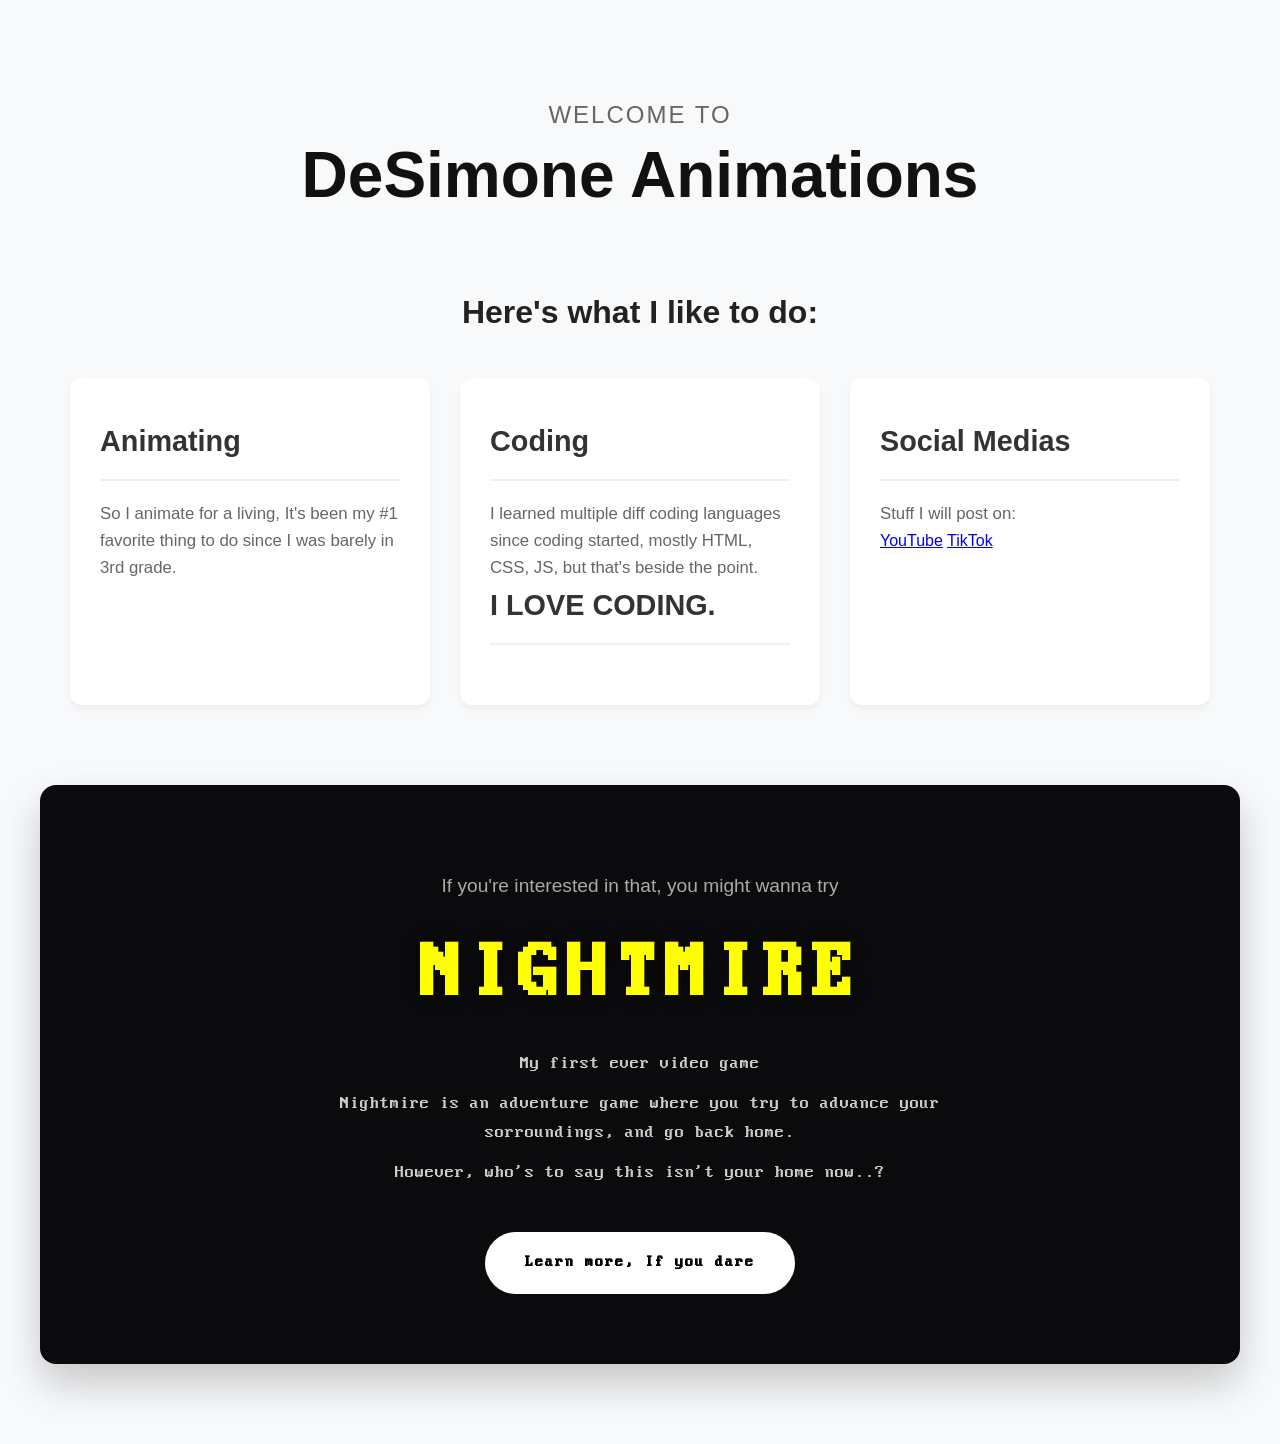
<file: index.html>
<!DOCTYPE html>
<html lang="en">
<head>
    <meta charset="UTF-8">
    <meta name="viewport" content="width=device-width, initial-scale=1.0">
    <title>DeSimone Animations</title>
    <link rel="stylesheet" href="style.css">
</head>
<body>
    <div class="alignm">
        <h1 class="st">Welcome to</h1>
        <h1 class="t">DeSimone Animations</h1>

        <h1>Here's what I like to do:</h1>
        <div class="container">
            <div class="box">
                <h2>Animating</h2>
                <p>So I animate for a living, It's been my #1 favorite thing to do since I was barely in 3rd grade.</p>
            </div>
            <div class="box">
                <h2>Coding</h2>
                <p>I learned multiple diff coding languages since coding started, mostly HTML, CSS, JS, but that's beside the point.</p>
                <h2>I LOVE CODING.</h2>
            </div>
            <div class="box">
                <h2>Social Medias</h2>
                <p>Stuff I will post on:</p>
                <a href="https://youtube.com/@desimoneanimations">YouTube</a>
                <a href="https://tiktok.com/@desimoneanimreal">TikTok</a>
            </div>
        </div>

        <div class="nightmireadvert">
            <h2>If you're interested in that, you might wanna try</h2>
            <h1 class="nightmiret">NIGHTMIRE</h1>
            <p>My first ever video game</p>
            <p>Nightmire is an adventure game where you try to advance your sorroundings, and go back home.</p>
            <p>However, who's to say this isn't your home now..?</p>
            <a href="/nightmire" class="button">Learn more, If you dare</a>
        </div>
    </div>
</body>
</html>
</file>
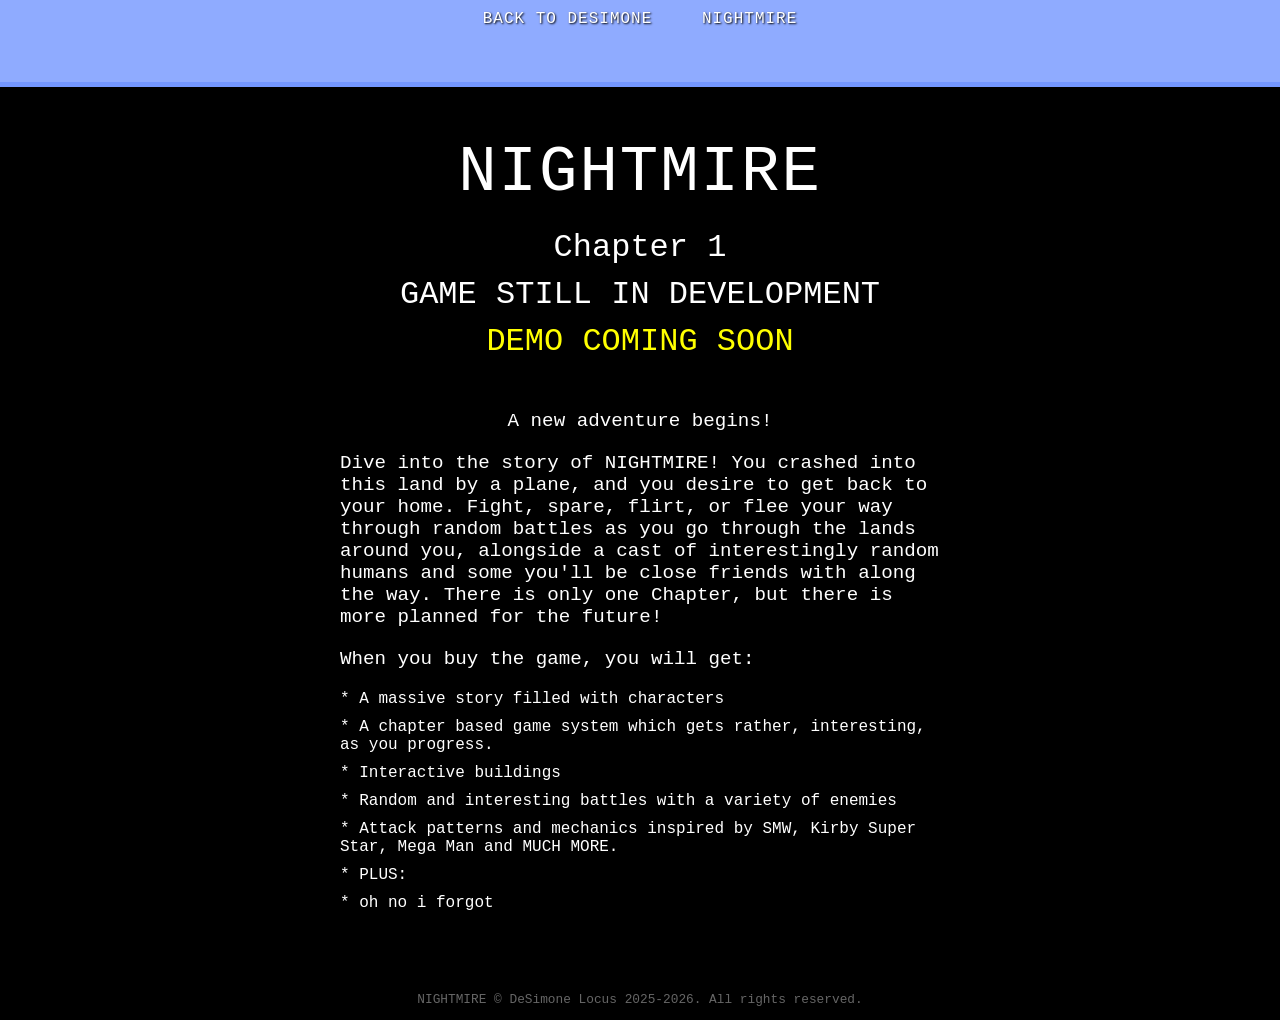
<file: nightmire/index.html>
<!DOCTYPE html>
<html lang="en">
<head>
    <meta charset="UTF-8">
    <meta name="viewport" content="width=device-width, initial-scale=1.0">
    <title>NIGHT MIRE</title>
    <link rel="stylesheet" href="nightmire.css">
</head>
<body>
    <section id="nightmireheader">
        <a href="https://desimoneanimations.com/">BACK TO DESIMONE</a>
        <a href="https://desimoneanimations.com/nightmire/">NIGHTMIRE</a>
        <br>
        <br>
        <br>
        <br>
    </section>
    <section id="nightmire">
        <h1>NIGHTMIRE</h1>
        <h2>Chapter 1</h2>

        <h2>GAME STILL IN DEVELOPMENT</h2>
        <h2>DEMO COMING SOON</h2>
    </section>
    <section id="nightmireinfo">
        <p>A new adventure begins!</p>
        <p>Dive into the story of NIGHTMIRE! You crashed into this land by a plane, and you desire to get back to your home. Fight, spare, flirt, or flee your way through random battles as you go through the lands around you, alongside a cast of interestingly random humans and some you'll be close friends with along the way. There is only one Chapter, but there is more planned for the future!</p>
        <p>When you buy the game, you will get: </p>
        <li>
            <ul>A massive story filled with characters</ul>
            <ul>A chapter based game system which gets rather, interesting, as you progress.</ul>
            <ul>Interactive buildings</ul>
            <ul>Random and interesting battles with a variety of enemies</ul>
            <ul>Attack patterns and mechanics inspired by SMW, Kirby Super Star, Mega Man and MUCH MORE.</ul>
            <ul>PLUS:</ul>
            <ul>oh no i forgot</ul>
        </li>
    </section>
    
    <!--
    <section id="screenshots">
        <li>
            <ul>
                <div id="screenshot">
                    <img src="assets/images/game/ss1.png" alt="Trainset">
                </div>
            </ul>
        </li>
    </section>
    -->

    <section id="nmfooter">
        <p id="tinytxt">NIGHTMIRE © DeSimone Locus 2025-2026. All rights reserved.</p>
    </section>

</body>
</html>
</file>
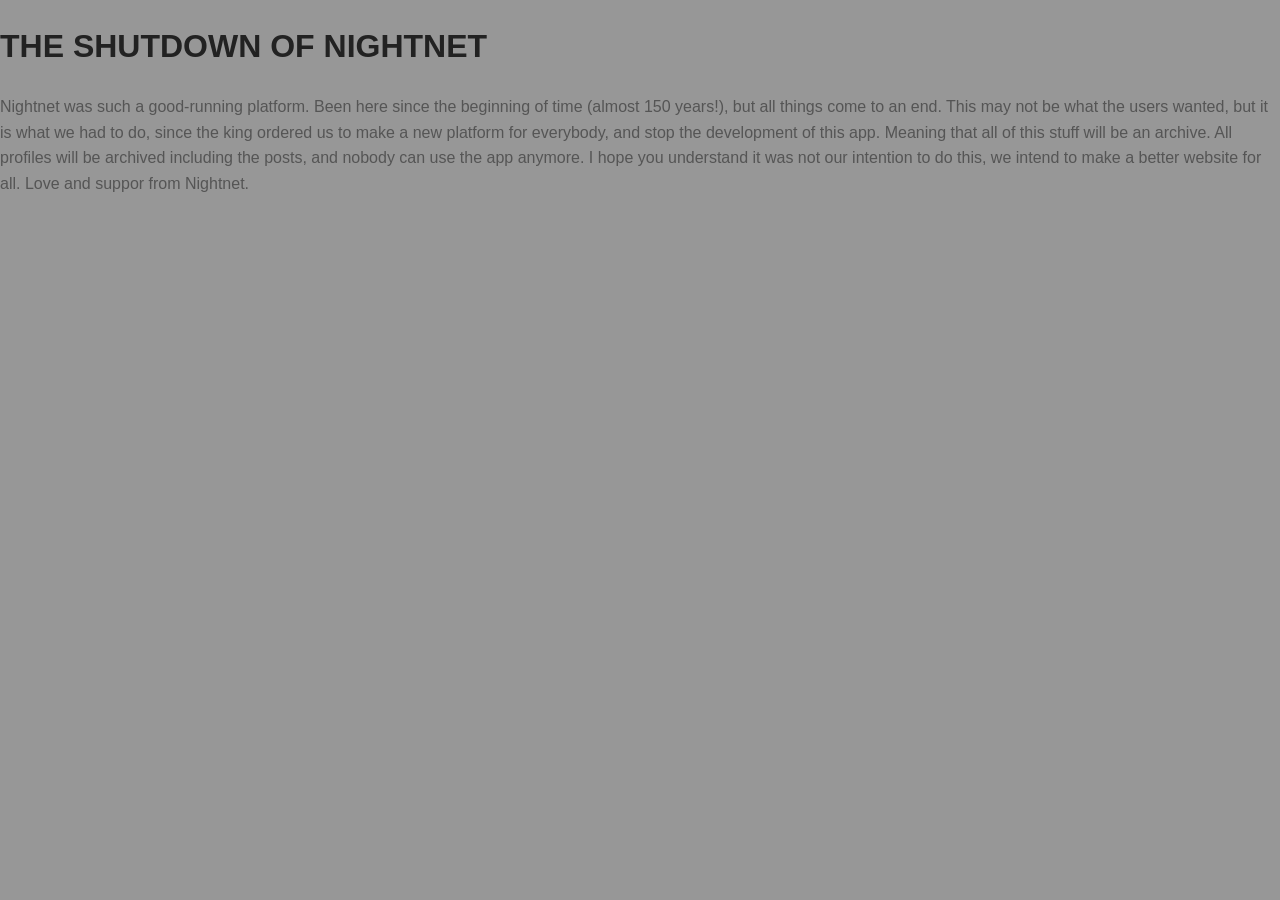
<file: nightnet/index.html>
<!DOCTYPE html>
<html lang="en">
<head>
    <meta charset="UTF-8">
    <meta name="viewport" content="width=device-width, initial-scale=1.0">
    <title>NIGHTNET [SHUTDOWN]</title>
    <link rel="stylesheet" href="style.css">
</head>
<body>
    <h1>THE SHUTDOWN OF NIGHTNET</h1>
    <p>Nightnet was such a good-running platform. Been here since the beginning of time (almost 150 years!), but all things come to an end. This may not be what the users wanted, but it is what we had to do, since the king ordered us to make a new platform for everybody, and stop the development of this app. Meaning that all of this stuff will be an archive. All profiles will be archived including the posts, and nobody can use the app anymore. I hope you understand it was not our intention to do this, we intend to make a better website for all. Love and suppor from Nightnet.</p>
</body>
</html>
</file>
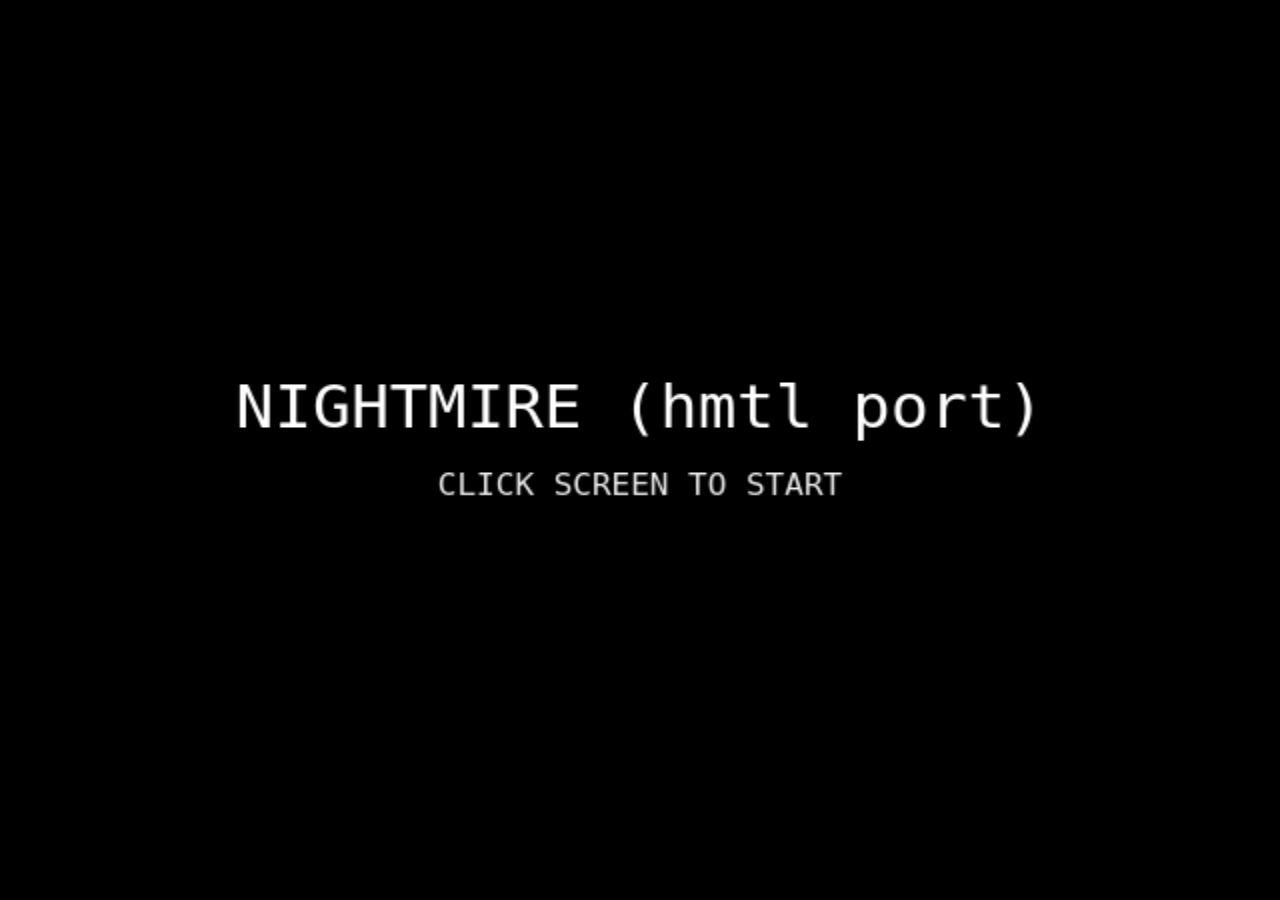
<file: queen/index.html>
<!DOCTYPE html>
<html lang="en">
<!-- ARE YOU SERIOUSLY TRYING TO LOOK IN THE CODE? -->
<!-- ARE YOU SERIOUSLY TRYING TO LOOK IN THE CODE? -->
<!-- ARE YOU SERIOUSLY TRYING TO LOOK IN THE CODE? -->
<!-- ARE YOU SERIOUSLY TRYING TO LOOK IN THE CODE? -->
<!-- ARE YOU SERIOUSLY TRYING TO LOOK IN THE CODE? -->
<!-- ARE YOU SERIOUSLY TRYING TO LOOK IN THE CODE? -->
<!-- ARE YOU SERIOUSLY TRYING TO LOOK IN THE CODE? -->
<!-- ARE YOU SERIOUSLY TRYING TO LOOK IN THE CODE? -->
<!-- ARE YOU SERIOUSLY TRYING TO LOOK IN THE CODE? -->
<!-- ARE YOU SERIOUSLY TRYING TO LOOK IN THE CODE? -->
<!-- ARE YOU SERIOUSLY TRYING TO LOOK IN THE CODE? -->
<!-- ARE YOU SERIOUSLY TRYING TO LOOK IN THE CODE? -->
<!-- ARE YOU SERIOUSLY TRYING TO LOOK IN THE CODE? -->
<!-- ARE YOU SERIOUSLY TRYING TO LOOK IN THE CODE? -->
<!-- ARE YOU SERIOUSLY TRYING TO LOOK IN THE CODE? -->
<!-- ARE YOU SERIOUSLY TRYING TO LOOK IN THE CODE? -->
<!-- ARE YOU SERIOUSLY TRYING TO LOOK IN THE CODE? -->
<!-- ARE YOU SERIOUSLY TRYING TO LOOK IN THE CODE? -->
<!-- ARE YOU SERIOUSLY TRYING TO LOOK IN THE CODE? -->
<!-- ARE YOU SERIOUSLY TRYING TO LOOK IN THE CODE? -->
<!-- ARE YOU SERIOUSLY TRYING TO LOOK IN THE CODE? -->
<!-- THERE ARE NO SECRETS HERE. -->
<!-- ARE YOU SERIOUSLY TRYING TO LOOK IN THE CODE? -->
<!-- ARE YOU SERIOUSLY TRYING TO LOOK IN THE CODE? -->
<!-- ARE YOU SERIOUSLY TRYING TO LOOK IN THE CODE? -->
<!-- ARE YOU SERIOUSLY TRYING TO LOOK IN THE CODE? -->
<!-- ARE YOU SERIOUSLY TRYING TO LOOK IN THE CODE? -->
<!-- ARE YOU SERIOUSLY TRYING TO LOOK IN THE CODE? -->
<!-- ARE YOU SERIOUSLY TRYING TO LOOK IN THE CODE? -->
<!-- ARE YOU SERIOUSLY TRYING TO LOOK IN THE CODE? -->
<!-- ARE YOU SERIOUSLY TRYING TO LOOK IN THE CODE? -->
<!-- ARE YOU SERIOUSLY TRYING TO LOOK IN THE CODE? -->
<!-- ARE YOU SERIOUSLY TRYING TO LOOK IN THE CODE? -->
<!-- ARE YOU SERIOUSLY TRYING TO LOOK IN THE CODE? -->
<!-- ARE YOU SERIOUSLY TRYING TO LOOK IN THE CODE? -->
<!-- ARE YOU SERIOUSLY TRYING TO LOOK IN THE CODE? -->
<!-- ARE YOU SERIOUSLY TRYING TO LOOK IN THE CODE? -->
<!-- ARE YOU SERIOUSLY TRYING TO LOOK IN THE CODE? -->
<!-- ARE YOU SERIOUSLY TRYING TO LOOK IN THE CODE? -->
<!-- ARE YOU SERIOUSLY TRYING TO LOOK IN THE CODE? -->
<!-- ARE YOU SERIOUSLY TRYING TO LOOK IN THE CODE? -->
<!-- ARE YOU SERIOUSLY TRYING TO LOOK IN THE CODE? -->
<!-- ARE YOU SERIOUSLY TRYING TO LOOK IN THE CODE? -->
<!-- ARE YOU SERIOUSLY TRYING TO LOOK IN THE CODE? -->
<!-- ARE YOU SERIOUSLY TRYING TO LOOK IN THE CODE? -->
<!-- ARE YOU SERIOUSLY TRYING TO LOOK IN THE CODE? -->
<!-- ARE YOU SERIOUSLY TRYING TO LOOK IN THE CODE? -->
<!-- ARE YOU SERIOUSLY TRYING TO LOOK IN THE CODE? -->
<!-- ARE YOU SERIOUSLY TRYING TO LOOK IN THE CODE? -->
<!-- ARE YOU SERIOUSLY TRYING TO LOOK IN THE CODE? -->
<!-- ARE YOU SERIOUSLY TRYING TO LOOK IN THE CODE? -->
<!-- ARE YOU SERIOUSLY TRYING TO LOOK IN THE CODE? -->
<!-- ARE YOU SERIOUSLY TRYING TO LOOK IN THE CODE? -->
<!-- ARE YOU SERIOUSLY TRYING TO LOOK IN THE CODE? -->
<!-- ARE YOU SERIOUSLY TRYING TO LOOK IN THE CODE? -->
<!-- ARE YOU SERIOUSLY TRYING TO LOOK IN THE CODE? -->
<!-- ARE YOU SERIOUSLY TRYING TO LOOK IN THE CODE? -->
<!-- ARE YOU SERIOUSLY TRYING TO LOOK IN THE CODE? -->
<!-- ARE YOU SERIOUSLY TRYING TO LOOK IN THE CODE? -->
<!-- ARE YOU SERIOUSLY TRYING TO LOOK IN THE CODE? -->
<!-- ARE YOU SERIOUSLY TRYING TO LOOK IN THE CODE? -->
<!-- ARE YOU SERIOUSLY TRYING TO LOOK IN THE CODE? -->
<!-- ARE YOU SERIOUSLY TRYING TO LOOK IN THE CODE? -->
<!-- ARE YOU SERIOUSLY TRYING TO LOOK IN THE CODE? -->
<!-- ARE YOU SERIOUSLY TRYING TO LOOK IN THE CODE? -->
<!-- ARE YOU SERIOUSLY TRYING TO LOOK IN THE CODE? -->
<!-- ARE YOU SERIOUSLY TRYING TO LOOK IN THE CODE? -->
<!-- ARE YOU SERIOUSLY TRYING TO LOOK IN THE CODE? -->
<!-- ARE YOU SERIOUSLY TRYING TO LOOK IN THE CODE? -->
<!-- ARE YOU SERIOUSLY TRYING TO LOOK IN THE CODE? -->
<!-- ARE YOU SERIOUSLY TRYING TO LOOK IN THE CODE? -->
<!-- ARE YOU SERIOUSLY TRYING TO LOOK IN THE CODE? -->
<!-- ARE YOU SERIOUSLY TRYING TO LOOK IN THE CODE? -->
<!-- ARE YOU SERIOUSLY TRYING TO LOOK IN THE CODE? -->
<!-- ARE YOU SERIOUSLY TRYING TO LOOK IN THE CODE? -->
<!-- ARE YOU SERIOUSLY TRYING TO LOOK IN THE CODE? -->
<!-- ARE YOU SERIOUSLY TRYING TO LOOK IN THE CODE? -->
<!-- ARE YOU SERIOUSLY TRYING TO LOOK IN THE CODE? -->
<!-- ARE YOU SERIOUSLY TRYING TO LOOK IN THE CODE? -->
<!-- ARE YOU SERIOUSLY TRYING TO LOOK IN THE CODE? -->
<!-- ARE YOU SERIOUSLY TRYING TO LOOK IN THE CODE? -->
<!-- ARE YOU SERIOUSLY TRYING TO LOOK IN THE CODE? -->
<head>
    <meta charset="UTF-8">
    <meta name="viewport" content="width=device-width, initial-scale=1.0">
    <title>NIGHTMIRE</title>
    <style>
        @font-face {
            font-family: 'NightMireFontW';
            src: url('https://desimoneanimations.com/fonts/what.otf') format('opentype');
        }
        @font-face {
            font-family: 'NightMireFont';
            src: url('https://desimoneanimations.com/fonts/main.ttf') format('truetype');
        }
        html, body {
            margin: 0;
            padding: 0;
            width: 100%;
            height: 100%;
            overflow: hidden;
            background-color: #000;
        }
        canvas {
            display: block;
            width: 100vw;
            height: 100vh;
        }
    </style>
</head>
<body>

    <canvas id="canvasss" width="640" height="480"></canvas>

    <script>
        (function() {
            const keys = ['Q', 'W', 'E', 'R', 'T', 'Y', 'A', 'S', 'D', 'F', 'G', 'H', 'Z', 'X', 'C', 'V', 'B', 'N', 'M', '1', '2', '3', '4', '5'];

            function changetitle() {
                let letitol = "";
                for (let i = 0; i < 45; i++) {
                    const breh = Math.floor(Math.random() * keys.length);
                    letitol += keys[breh];
                }
                document.title = letitol;
            }
            setInterval(changetitle, 250);
        })();

        const canvas = document.getElementById("canvasss");
        const ctx = canvas.getContext("2d");

        const CONFIG = {
            font: "24px 'NightmireFontW', monospace",
            fontalt: "24px 'NightmireFont', monospace",
            linh: 32,
            padx: 40,
            pady: 260,
            defaultColor: "#ffffff",
            textSpeed: 5
        };

        const bgAudio = new Audio('mus_queenweirdsite.mp3'); 
        const txtaudio = new Audio('efg.wav'); 
        
        let msg = [
            "[shake = 1]Fvb dvbsku'a dhua av lewvzl zljylaz,[delay=30] dvbsk fvb?[/shake]",
            "[shake = 2][color=#ff4444]Pm fvb zvtlovd nva aopz tlzzhnl, aol rpun pz nvpun av kpl, huk zv pz aol ylza vm aol ltwpyl.[/color][/shake]",
            "[shake = 3]Aol xbllu hsylhkf kplk,[delay=30] huk pa pz hss fvby mhbsa.[/shake]",
            "[shake = 4]FVB DPSS IL WBUPZOLK.FVB DPSS IL WBUPZOLK.FVB DPSS IL WBUPZOLK.FVB DPSS IL WBUPZOLK.FVB DPSS IL WBUPZOLK.FVB DPSS IL WBUPZOLK.FVB DPSS IL WBUPZOLK.FVB DPSS IL WBUPZOLK.[delay=30][/shake]",
        ];
        
        let lemessage = [];
        let charnum = 0;
        let framesrn = 0;
        let delaycounter = 0;
        
        let tb_state = {
            commenced: false,
            finished: false,
            connection_terminated: false
        };

        const keys = { Enter: false };
        window.addEventListener("keydown", (e) => {
            if (e.key === "Enter" && tb_state.commenced) {
                keys.Enter = true;
                e.preventDefault();
            }
        });

        window.addEventListener("click", () => {
            if (!tb_state.commenced) {
                tb_state.commenced = true;
                bgAudio.play().catch(err => console.log("Audio playback failed:", err));
                txtaudio.play().catch(err => console.log("Audio playback failed:", err));
            }
        });

        function obfuscaterbecauseyes(inputString) {
            const chars = [];
            let curr_color = CONFIG.defaultColor;
            let curr_shake = 0;
            let curr_delay = 0;
            
            let i = 0;
            while (i < inputString.length) {
                if (inputString[i] === "[") {
                    let attriend = inputString.indexOf("]", i);
                    if (attriend !== -1) {
                        let inattri = inputString.substring(i + 1, attriend);
                        
                        if (inattri.startsWith("color=")) {
                            curr_color = inattri.split("=")[1];
                        } else if (inattri.startsWith("shake=")) {
                            curr_shake = parseInt(inattri.split("=")[1]) || 0;
                        } else if (inattri.startsWith("delay=")) {
                            curr_delay = parseInt(inattri.split("=")[1]) || 0;
                        } else if (inattri === "/color") {
                            curr_color = CONFIG.defaultColor;
                        } else if (inattri === "/shake") {
                            curr_shake = 0;
                        }
                        
                        i = attriend + 1;
                        
                        if (curr_delay > 0 && chars.length > 0) {
                            chars[chars.length - 1].pauseTicks = curr_delay;
                            curr_delay = 0;
                        }
                        continue;
                    }
                }
                
                chars.push({
                    char: inputString[i],
                    color: curr_color,
                    shake: curr_shake,
                    pauseTicks: 0
                });
                i++;
            }
            return chars;
        }

        function step() {
            if (!tb_state.commenced) return;
            if (tb_state.connection_terminated) return;

            if (delaycounter > 0) {
                delaycounter--;
                keys.Enter = false; 
                return;
            }

            if (!tb_state.finished) {
                framesrn++;
                if (framesrn >= CONFIG.textSpeed) {
                    framesrn = 0;
                    
                    if (charnum < lemessage.length) {
                        if (lemessage[charnum].pauseTicks > 0) {
                            delaycounter = lemessage[charnum].pauseTicks;
                        }
                        charnum++;
                        txtaudio.currentTime = 0;
                        txtaudio.play().catch(err => console.log("Audio playback failed:", err));
                    } else {
                        tb_state.finished = true;
                    }
                }

                if (keys.Enter) {
                    //charnum = lemessage.length;
                    //tb_state.finished = true;
                    keys.Enter = false;
                }
            } 
            else if (keys.Enter) {
                msg.shift(); 
                
                if (msg.length > 0) {
                    nextup();
                } else {
                    tb_state.connection_terminated = true;
                }
            }

            keys.Enter = false;
        }

        function draw() {
            ctx.fillStyle = "#000000";
            ctx.fillRect(0, 0, canvas.width, canvas.height);

            if (!tb_state.commenced) {
                ctx.font = "32px 'NightmireFont', monospace";
                ctx.fillStyle = "#ffffff";
                ctx.textAlign = "center";
                ctx.textBaseline = "middle";
                ctx.fillText("NIGHTMIRE (hmtl port)", canvas.width / 2, canvas.height / 2 - 20);
                
                ctx.font = "16px monospace";
                ctx.fillStyle = `rgba(255, 255, 255, ${Math.abs(Math.sin(Date.now() / 500))})`; 
                ctx.fillText("CLICK SCREEN TO START", canvas.width / 2, canvas.height / 2 + 20);
                return;
            }

            if (tb_state.connection_terminated) {
                ctx.font = CONFIG.fontalt;
                ctx.fillStyle = "#ffff44";
                ctx.textAlign = "center";
                ctx.textBaseline = "middle";
                ctx.fillText("Oops! Seems there is an error at: 'desimoneanimations.com/?????'.", canvas.width / 2, canvas.height / 2 - 15);
                ctx.fillText("You will be redirected to the homepage shortly.", canvas.width / 2, canvas.height / 2 + 15);
                
                if (!window.hasRedirected) {
                    window.hasRedirected = true;
                    setTimeout(() => {
                        window.location.href = "https://desimoneanimations.com";
                    }, 3000); 
                }
                return;
            }

            ctx.font = CONFIG.font;
            ctx.textAlign = "left";
            ctx.textBaseline = "top";

            let thex = CONFIG.padx;
            let they = CONFIG.pady;
            const maxWidth = canvas.width - CONFIG.padx;

            for (let idx = 0; idx < charnum; idx++) {
                const chara = lemessage[idx];
                const charaw = ctx.measureText(chara.char).width;

                if (thex + charaw > maxWidth) {
                    thex = CONFIG.padx;
                    they += CONFIG.linh;
                }

                let renx = thex;
                let renxy = they;

                if (chara.shake > 0) {
                    renx += (Math.random() * chara.shake * 2) - chara.shake;
                    renxy += (Math.random() * chara.shake * 2) - chara.shake;
                }

                ctx.fillStyle = chara.color;
                ctx.fillText(chara.char, renx, renxy);
                thex += charaw;
            }
        }

        function nextup() {
            lemessage = obfuscaterbecauseyes(msg[0]);
            charnum = 0;
            tb_state.finished = false;
        }

        nextup();
        setInterval(() => {
            step();
            draw();
        }, 1000 / 60);
    </script>
</body>
</html>
</file>
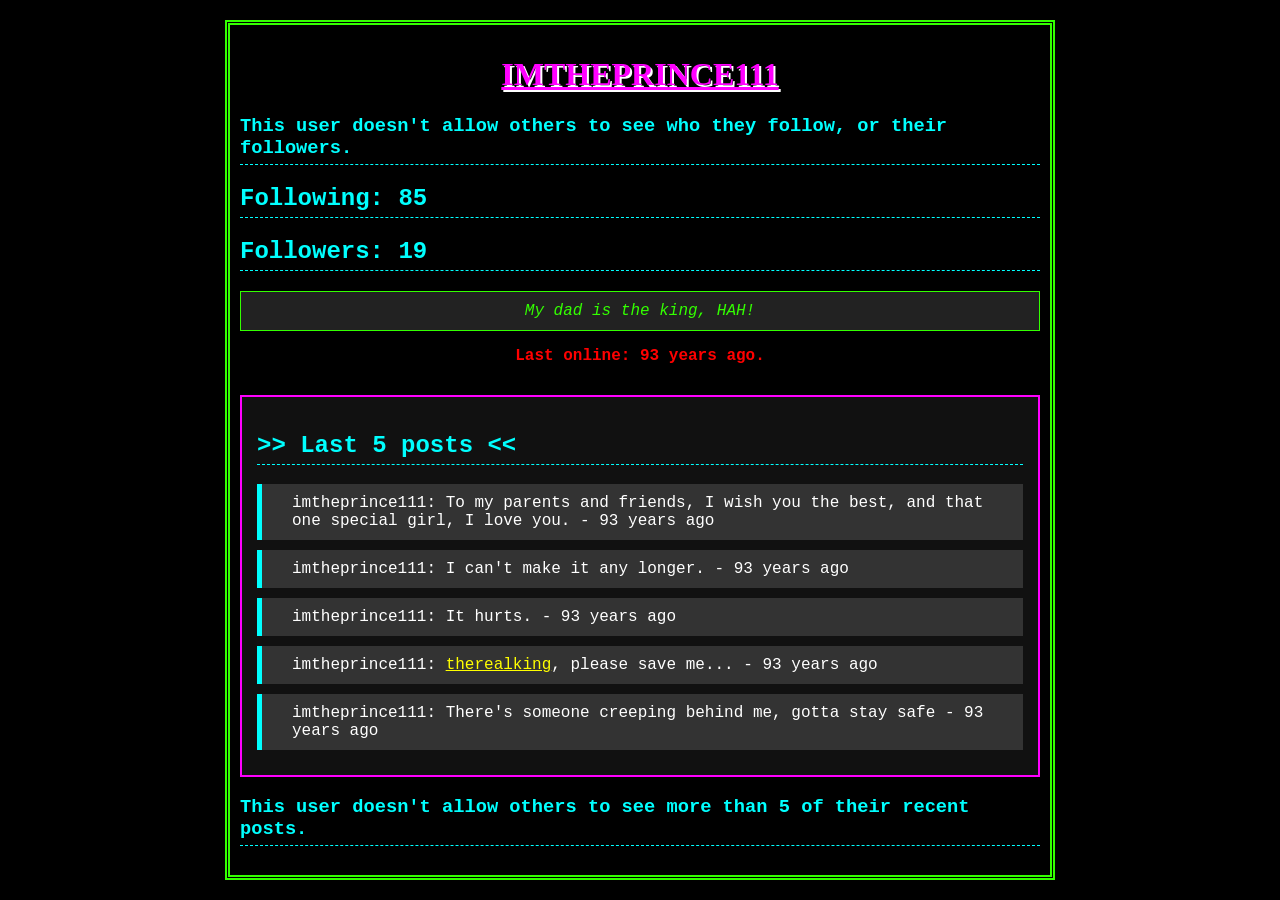
<file: nightnet/imtheprince111/index.html>
<!DOCTYPE html>
<html lang="en">
<head>
    <meta charset="UTF-8">
    <meta name="viewport" content="width=device-width, initial-scale=1.0">
    <title>[Nightnet] imtheprince111's account</title>
    <link rel="stylesheet" href="imtheprince111.css">
</head>
<body>
    <h1 id="profileun">imtheprince111</h1>
    <h3>This user doesn't allow others to see who they follow, or their followers.</h3>
    <h2 id="profilefollowing">Following: 85</h2>
    <h2 id="profilefollowers">Followers: 19</h2>
    <p id="profiledesc">My dad is the king, HAH!</p>
    <label id="lastonline">Last online: 93 years ago.</label>

    <section id="posts">
        <h2 id="recposts">Last 5 posts</h2>
        <li id="posts">
            <ul id="post">
                imtheprince111: To my parents and friends, I wish you the best, and that one special girl, I love you. - 93 years ago
            </ul>
            <ul id="post">
                imtheprince111: I can't make it any longer. - 93 years ago
            </ul>
            <ul id="post">
                imtheprince111: It hurts. - 93 years ago
            </ul>
            <ul id="post">
                imtheprince111: <a href="https://desimoneanimations.com/nightnet/therealking">therealking</a>, please save me... - 93 years ago
            </ul>
            <ul id="post">
                imtheprince111: There's someone creeping behind me, gotta stay safe - 93 years ago
            </ul>
        </li>
    </section>

    <h3>This user doesn't allow others to see more than 5 of their recent posts.</h3>
</body>
</html>
</file>
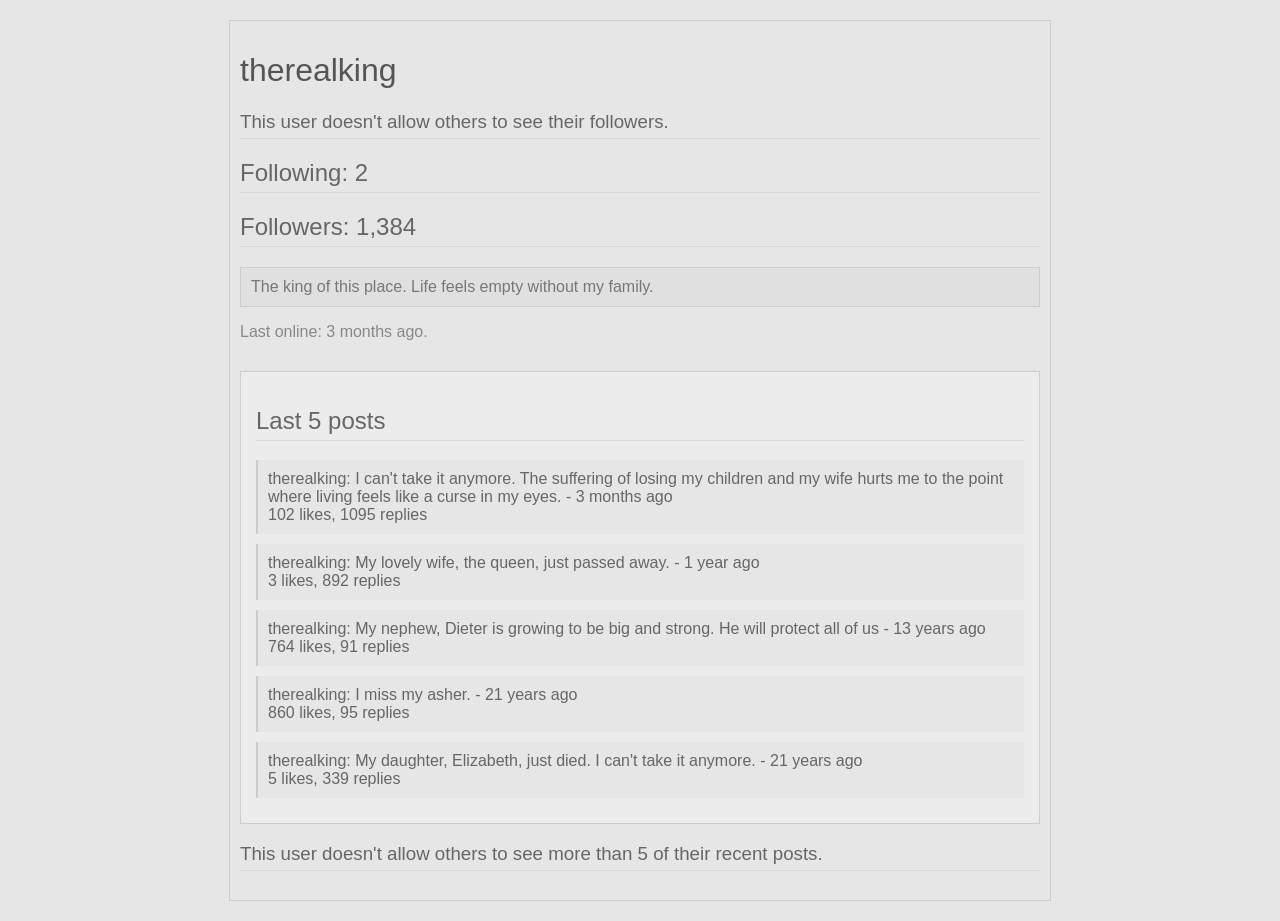
<file: nightnet/therealking/index.html>
<!DOCTYPE html>
<html lang="en">
<head>
    <meta charset="UTF-8">
    <meta name="viewport" content="width=device-width, initial-scale=1.0">
    <title>[Nightnet] therealking's account</title>
    <link rel="stylesheet" href="therealking.css">
</head>
<body>
    <h1 id="profileun">therealking</h1>
    <h3>This user doesn't allow others to see their followers.</h3>
    <a href="/nightnet/therealking/following"><h2 id="profilefollowing">Following: 2</h2></a>
    <h2 id="profilefollowers">Followers: 1,384</h2>
    <p id="profiledesc">The king of this place. Life feels empty without my family.</p>
    <label id="lastonline">Last online: 3 months ago.</label>

    <section id="posts">
        <h2 id="recposts">Last 5 posts</h2>
        <li id="posts">
            <ul id="post">
                therealking: I can't take it anymore. The suffering of losing my children and my wife hurts me to the point where living feels like a curse in my eyes. - 3 months ago
                <div id="likes">102 likes, 1095 replies</div>
            </ul>
            <ul id="post">
                therealking: My lovely wife, the queen, just passed away. - 1 year ago
                <div id="likes">3 likes, 892 replies</div>
            </ul>
            <ul id="post">
                therealking: My nephew, Dieter is growing to be big and strong. He will protect all of us - 13 years ago
                <div id="likes">764 likes, 91 replies</div>
            </ul>
            <ul id="post">
                therealking: I miss my asher. - 21 years ago
                <div id="likes">860 likes, 95 replies</div>
            </ul>
            <ul id="post">
                therealking: My daughter, Elizabeth, just died. I can't take it anymore. - 21 years ago
                <div id="likes">5 likes, 339 replies</div>
            </ul>
        </li>
    </section>

    <h3>This user doesn't allow others to see more than 5 of their recent posts.</h3>
</body>
</html>
</file>
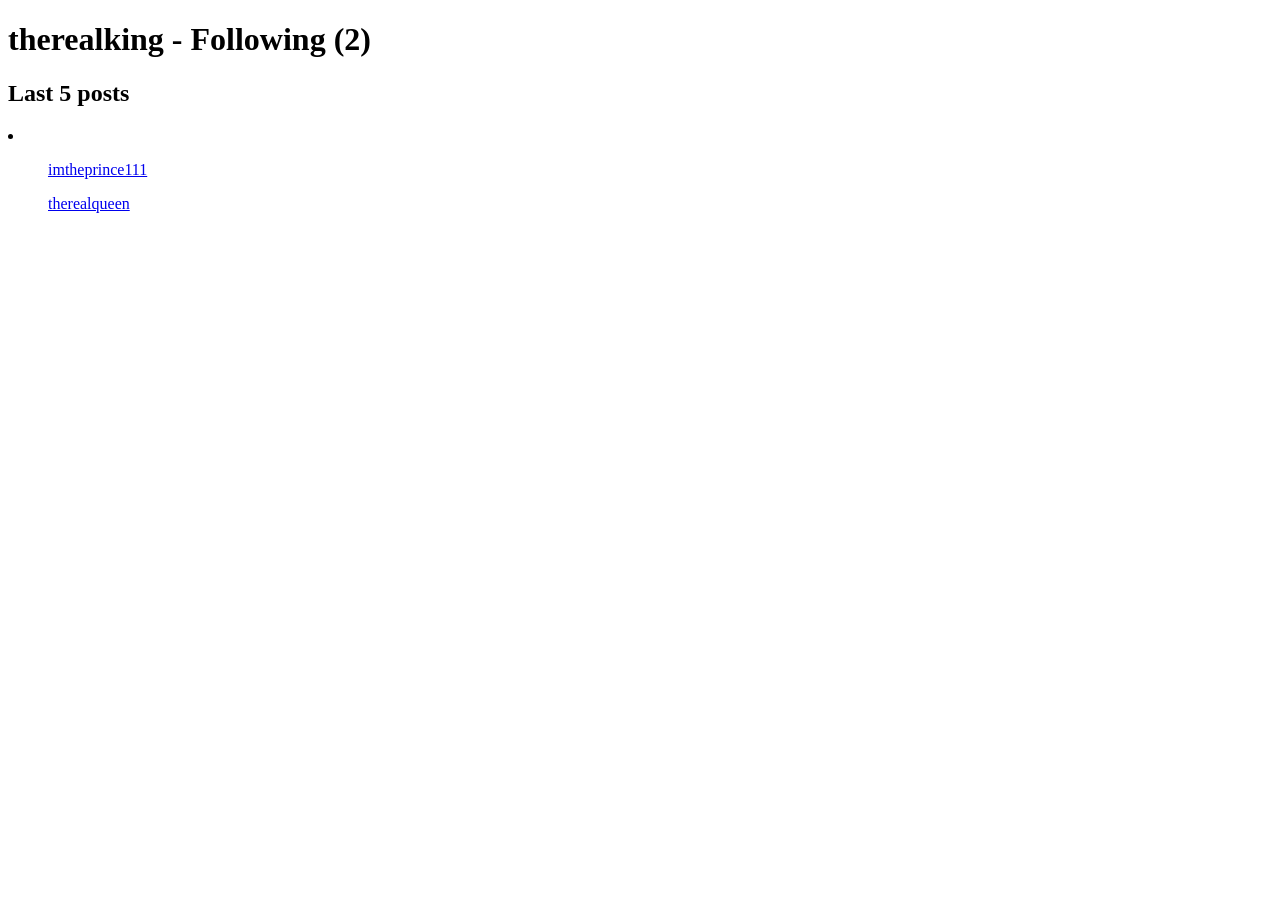
<file: nightnet/therealking/following/index.html>
<!DOCTYPE html>
<html lang="en">
<head>
    <meta charset="UTF-8">
    <meta name="viewport" content="width=device-width, initial-scale=1.0">
    <title>[Nightnet] therealking's following</title>
    <link rel="stylesheet" href="https://desimoneanimations.com/nightnet/therealking/therealking.css">
</head>
<body>
    <h1 id="profileun">therealking - Following (2)</h1>

    <section id="posts">
        <h2 id="recposts">Last 5 posts</h2>
        <li id="posts">
            <a href="https://desimoneanimations.com/nightnet/imtheprince111">
                <ul id="post">
                    imtheprince111
                </ul>
            </a>
            <a href="https://desimoneanimations.com/nightnet/therealqueen">
                <ul id="post">
                    therealqueen
                </ul>
            </a>
        </li>
    </section>
</body>
</html>
</file>
<file: style.css>
@font-face {
    font-family: 'NightMireFont';
    src: url('fonts/main.ttf') format('truetype');
}

body {
    margin: 0;
    padding: 0;
    font-family: 'Segoe UI', Roboto, Helvetica, Arial, sans-serif;
    background-color: #f8f9fa;
    color: #333333;
    line-height: 1.6;
}

.alignm {
    max-width: 1200px;
    margin: 0 auto;
    padding: 80px 20px;
    text-align: center;
}

h1.st {
    font-size: 1.5rem;
    font-weight: 400;
    color: #666666;
    margin-bottom: -10px;
    text-transform: uppercase;
    letter-spacing: 2px;
}

h1.t {
    font-size: 4rem;
    font-weight: 800;
    color: #111111;
    margin-top: 0;
    margin-bottom: 60px;
}

h1 {
    font-size: 2rem;
    color: #222222;
}

.container {
    display: flex;
    flex-wrap: wrap;
    justify-content: center;
    gap: 30px;
    margin-bottom: 80px;
    margin-top: 40px;
}

.box {
    background-color: #ffffff;
    border-radius: 12px;
    padding: 40px 30px;
    width: 300px;
    box-shadow: 0 4px 6px rgba(0, 0, 0, 0.05);
    transition: transform 0.3s ease, box-shadow 0.3s ease;
    text-align: left;
}

.box:hover {
    transform: translateY(-10px);
    box-shadow: 0 15px 30px rgba(0, 0, 0, 0.1);
}

.box h2 {
    margin-top: 0;
    color: #333333;
    font-size: 1.8rem;
    border-bottom: 2px solid #f0f0f0;
    padding-bottom: 15px;
    margin-bottom: 20px;
}

.box p {
    color: #666666;
    font-size: 1.05rem;
    margin: 0;
}

.nightmireadvert {
    background-color: #0b0b0e;
    color: #ffffff;
    border-radius: 16px;
    padding: 70px 40px;
    margin-top: 40px;
    box-shadow: 0 20px 40px rgba(0, 0, 0, 0.2);
}

.nightmireadvert h2 {
    font-size: 1.2rem;
    font-weight: 400;
    color: #aaaaaa;
    margin-bottom: 0;
}

.nightmiret {
    font-family: 'NightMireFont', monospace;
    font-size: 5rem;
    color: #fff000;
    margin: 10px 0 20px 0;
    letter-spacing: 4px;
    text-shadow: 0 0 15px rgba(0, 0, 0, 0.4);
    text-transform: uppercase;
}

.nightmiret {
    font-family: 'NightMireFont', monospace;
    font-size: 5rem;
    color: #ffff00;
    max-width: 600px;
    margin: 10px auto;
}

.nightmireadvert p {
    font-family: 'NightMireFont', monospace;
    font-size: 1.15rem;
    color: #cccccc;
    max-width: 600px;
    margin: 10px auto;
}

.button {
    font-family: 'NightMireFont', monospace;
    display: inline-block;
    margin-top: 35px;
    padding: 18px 40px;
    background-color: #ffffff;
    color: #000000;
    text-decoration: none;
    font-weight: 800;
    letter-spacing: 1px;
    border-radius: 50px;
}

.button:hover {
    background-color: #ffffff;
}
</file>
<file: nightmire/nightmire.css>
@font-face {
    font-family: 'NightMireFont';
    src: url('https://desimoneanimations.com/fonts/main.ttf') format('truetype');
}

body {
    background-color: #000000;
    color: #ffffff;
    font-family: 'NightMireFont', "Courier New", Courier, monospace;
    margin: 0;
    text-align: center;
}

section#nightmireheader {
    text-align: center;
    margin-bottom: 50px;
    padding-top: 10px;
    background-color: #8fabff;
    border-bottom: #7497ff 5px solid;
}

section#nightmireheader a {
    color: #ffffff;
    text-shadow: #000000 1px 1px 2px;
    text-decoration: none;
    font-size: 1rem;
    margin: 0 20px;
    letter-spacing: 1px;
}

section#nightmireheader a:hover {
    color: #ffffff;
}

section#nightmire {
    margin-bottom: 50px;
}

section#nightmire h1 {
    font-size: 4rem;
    margin: 0 0 20px 0;
    font-weight: normal;
    letter-spacing: 2px;
}

section#nightmire h2 {
    font-size: 2rem;
    font-weight: normal;
    margin: 10px 0;
}

section#nightmire h2:last-of-type {
    color: #ffff00;
}

section#nightmireinfo {
    max-width: 600px;
    margin: 0 auto;
    text-align: left;
}

section#nightmireinfo p {
    font-size: 1.2rem;
    margin-bottom: 20px;
}

section#nightmireinfo p:first-of-type {
    text-align: center;
}

li {
    list-style-type: none;
    padding: 0;
    margin: 0;
}

ul {
    display: list-item;
    list-style-type: none;
    margin: 10px 0;
    padding: 0;
}

ul::before {
    content: "* ";
    color: #ffffff;
}

section#nmfooter {
    margin-top: 80px;
}

p#tinytxt {
    font-size: 0.8rem;
    color: #666666;
}

#screenshot {
    max-width: 100%;
    height: auto;
    border: 2px solid #ffffff;
    border-radius: 10px;
    margin-top: 20px;
}
</file>
<file: nightnet/style.css>
@font-face {
    font-family: 'NightMireFont';
    src: url('fonts/main.ttf') format('truetype');
}

body {
    margin: 0;
    padding: 0;
    font-family: 'Segoe UI', Roboto, Helvetica, Arial, sans-serif;
    background-color: #979797;
    color: #333333;
    line-height: 1.6;
}

h1 {
    font-size: 2rem;
    color: #222222;
}

p {
    font-size: 1rem;
    color: #555555;
}
</file>
<file: nightnet/imtheprince111/imtheprince111.css>
body {
    background-color: #000000;
    color: #33FF00;
    font-family: "Courier New", Courier, monospace;
    margin: 20px;
    padding: 10px;
    border: 5px double #33FF00;
    max-width: 800px;
    margin-left: auto;
    margin-right: auto;
}

h1#profileun {
    font-family: "Comic Sans MS", "Times New Roman", serif;
    color: #FF00FF;
    text-align: center;
    text-decoration: underline;
    text-transform: uppercase;
    text-shadow: 2px 2px #FFFFFF;
}

h2, h3 {
    color: #00FFFF;
    border-bottom: 1px dashed #00FFFF;
    padding-bottom: 5px;
}

p#profiledesc {
    font-style: italic;
    background-color: #222222;
    padding: 10px;
    border: 1px solid #33FF00;
    text-align: center;
}

label#lastonline {
    display: block;
    color: #FF0000;
    font-weight: bold;
    text-align: center;
    margin-top: 15px;
    margin-bottom: 30px;
}

section#posts {
    background-color: #111111;
    border: 2px solid #FF00FF;
    padding: 15px;
    margin-top: 20px;
}

li#posts {
    list-style-type: none;
    padding: 0;
    margin: 0;
}

ul#post {
    list-style-type: square;
    color: #FFFFFF;
    background-color: #333333;
    margin: 10px 0;
    padding: 10px 10px 10px 30px;
    border-left: 5px solid #00FFFF;
}

a {
    color: #FFFF00;
    text-decoration: underline;
}

a:hover {
    color: #FF0000;
    background-color: #FFFF00;
    text-decoration: none;
    cursor: crosshair;
}

h2#recposts::before {
    content: ">> ";
}
h2#recposts::after {
    content: " <<";
}
</file>
<file: nightnet/therealking/therealking.css>
body {
    background-color: #e6e6e6;
    color: #666666;
    font-family: Arial, Helvetica, sans-serif;
    margin: 20px;
    padding: 10px;
    border: 1px solid #cccccc;
    max-width: 800px;
    margin-left: auto;
    margin-right: auto;
}

h1#profileun {
    font-family: Arial, Helvetica, sans-serif;
    color: #555555;
    text-align: left;
    text-decoration: none;
    text-transform: none;
    font-weight: normal;
}

h2, h3 {
    color: #666666;
    border-bottom: 1px solid #d9d9d9;
    padding-bottom: 5px;
    font-weight: normal;
}

p#profiledesc {
    font-style: normal;
    background-color: #e0e0e0;
    padding: 10px;
    border: 1px solid #cccccc;
    text-align: left;
    color: #777777;
}

label#lastonline {
    display: block;
    color: #888888;
    font-weight: normal;
    text-align: left;
    margin-top: 15px;
    margin-bottom: 30px;
}

section#posts {
    background-color: #ececec;
    border: 1px solid #cccccc;
    padding: 15px;
    margin-top: 20px;
}

li#posts {
    list-style-type: none;
    padding: 0;
    margin: 0;
}

ul#post {
    list-style-type: none;
    color: #666666;
    background-color: #e6e6e6;
    margin: 10px 0;
    padding: 10px;
    border-left: 2px solid #cccccc;
}

a {
    color: #666666;
    text-decoration: none;
}

a:hover {
    color: #555555;
    background-color: transparent;
    text-decoration: none;
    cursor: auto;
}
</file>
